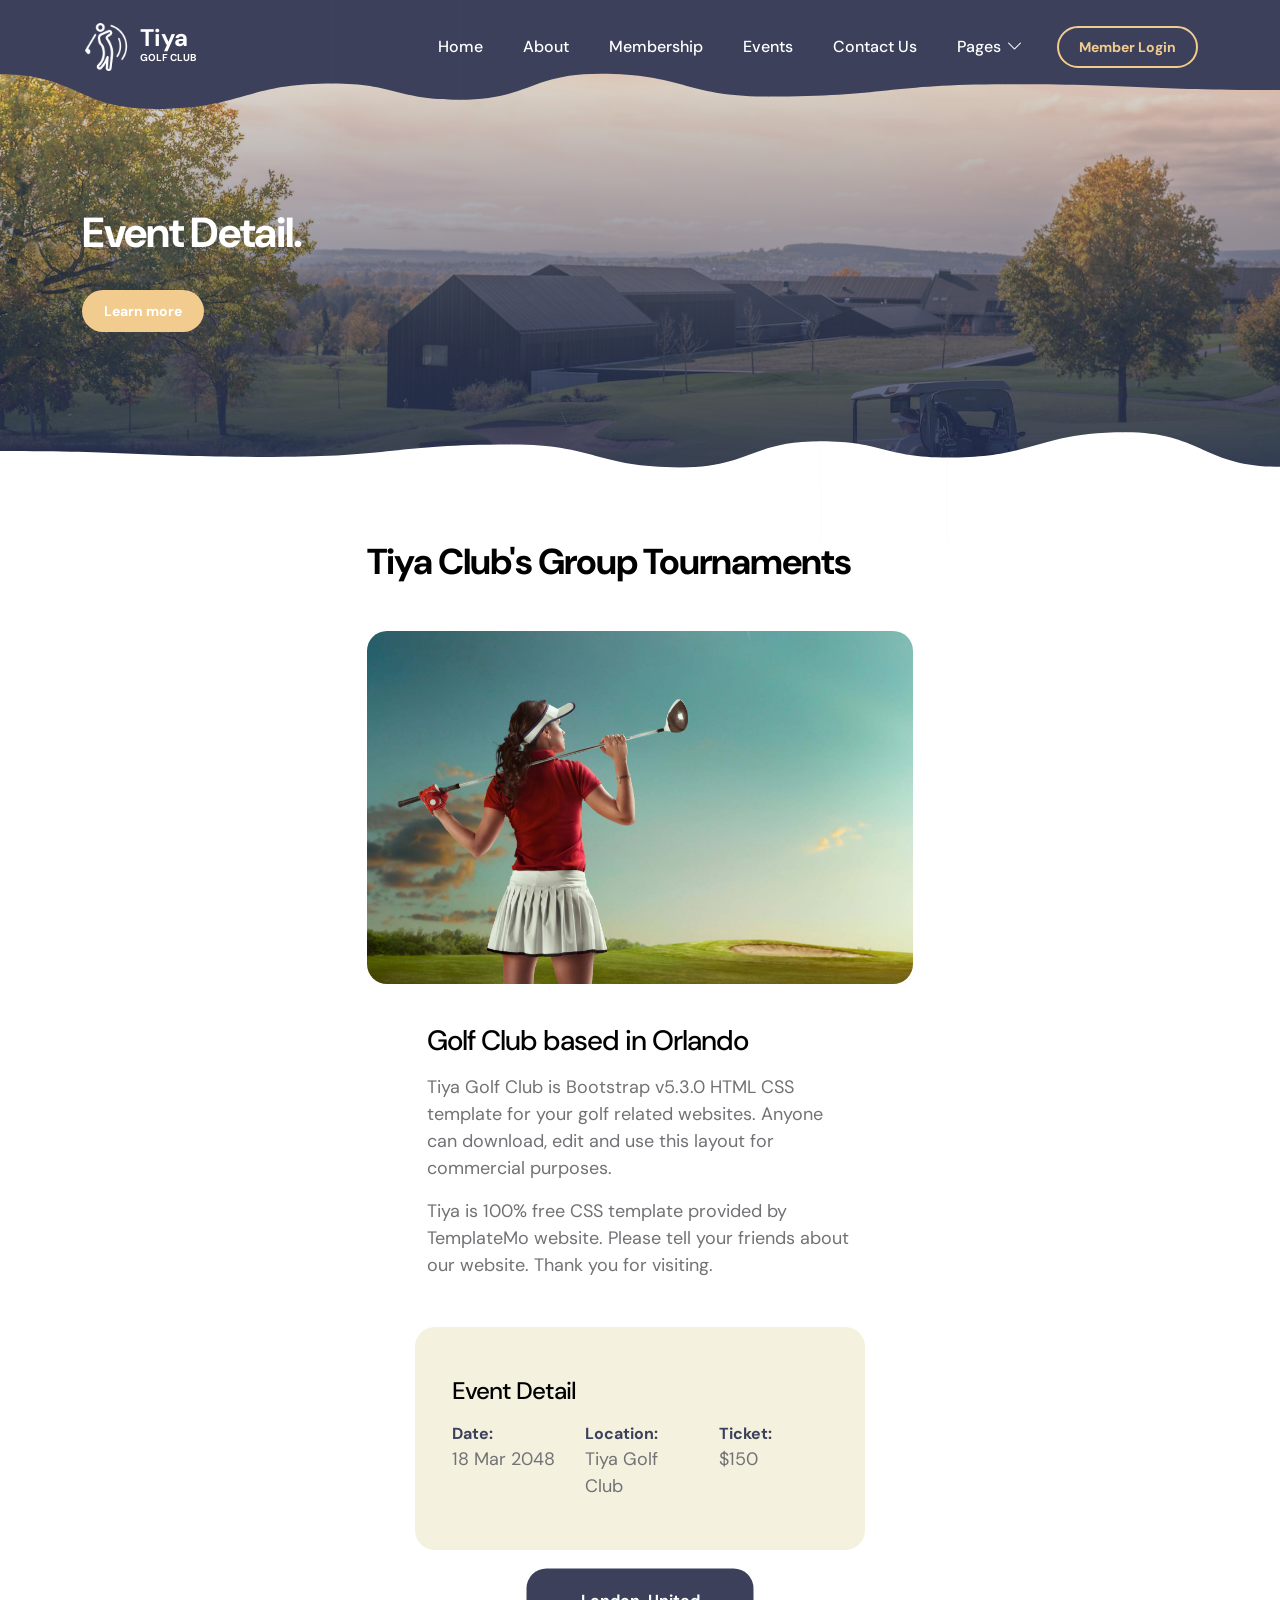
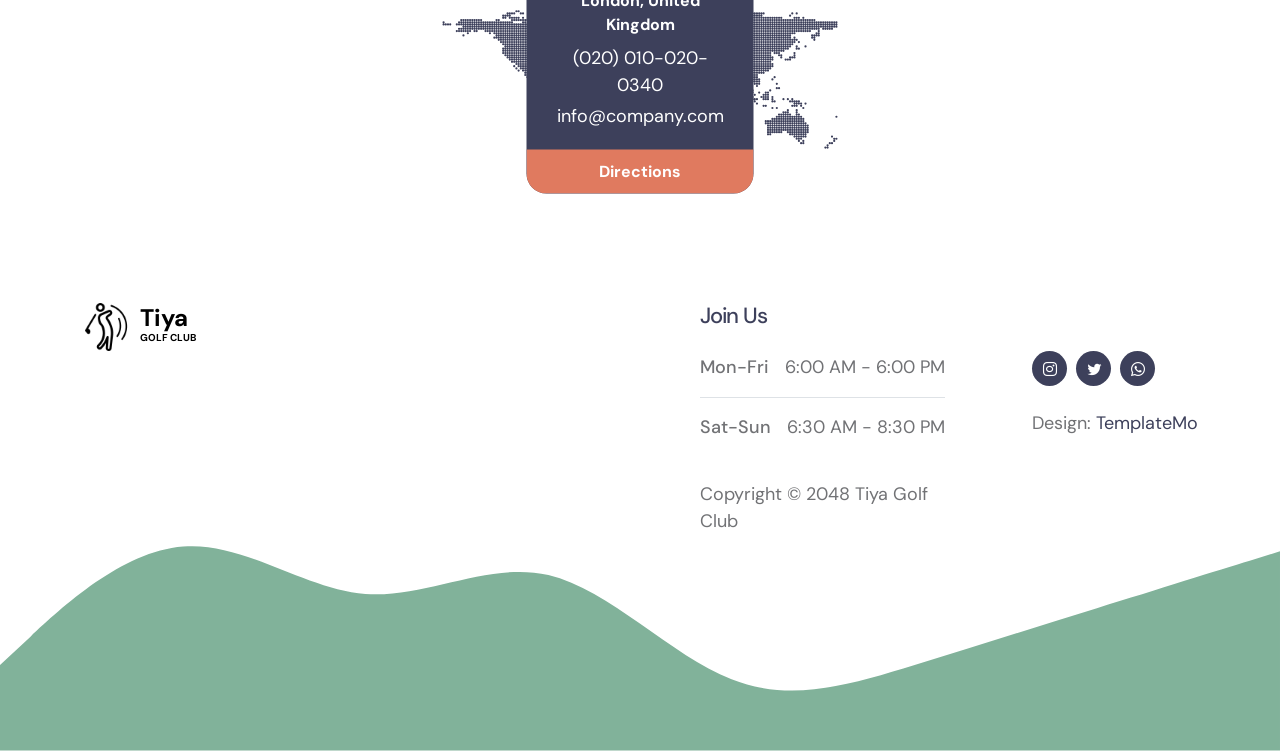
<file: event-detail.html>
<!doctype html>
<html lang="en">
    <head>
        <meta charset="utf-8">
        <meta name="viewport" content="width=device-width, initial-scale=1">

        <meta name="description" content="">
        <meta name="author" content="">

        <title>Tiya Golf Club - Event Detail</title>

        <!-- CSS FILES -->                
        <link rel="preconnect" href="https://fonts.googleapis.com">

        <link rel="preconnect" href="https://fonts.gstatic.com" crossorigin>

        <link href="https://fonts.googleapis.com/css2?family=DM+Sans:ital,wght@0,400;0,500;0,700;1,400&display=swap" rel="stylesheet">

        <link href="css/bootstrap.min.css" rel="stylesheet">

        <link href="css/bootstrap-icons.css" rel="stylesheet">

        <link href="css/templatemo-tiya-golf-club.css" rel="stylesheet">
        
<!--

TemplateMo 587 Tiya Golf Club

https://templatemo.com/tm-587-tiya-golf-club

-->
    </head>
    
    <body>

        <main>

            <nav class="navbar navbar-expand-lg">                
                <div class="container">
                    <a class="navbar-brand d-flex align-items-center" href="index.html">
                        <img src="images/logo.png" class="navbar-brand-image img-fluid" alt="Tiya Golf Club">
                        <span class="navbar-brand-text">
                            Tiya
                            <small>Golf Club</small>
                        </span>
                    </a>

                    <div class="d-lg-none ms-auto me-3">
                        <a class="btn custom-btn custom-border-btn" data-bs-toggle="offcanvas" href="#offcanvasExample" role="button" aria-controls="offcanvasExample">Member Login</a>
                    </div>
    
                    <button class="navbar-toggler" type="button" data-bs-toggle="collapse" data-bs-target="#navbarNav" aria-controls="navbarNav" aria-expanded="false" aria-label="Toggle navigation">
                        <span class="navbar-toggler-icon"></span>
                    </button>
    
                    <div class="collapse navbar-collapse" id="navbarNav">
                        <ul class="navbar-nav ms-lg-auto">
                            <li class="nav-item">
                                <a class="nav-link" href="index.html#section_1">Home</a>
                            </li>
    
                            <li class="nav-item">
                                <a class="nav-link" href="index.html#section_2">About</a>
                            </li>

                            <li class="nav-item">
                                <a class="nav-link" href="index.html#section_3">Membership</a>
                            </li>

                            <li class="nav-item">
                                <a class="nav-link" href="index.html#section_4">Events</a>
                            </li>

                            <li class="nav-item">
                                <a class="nav-link" href="index.html#section_5">Contact Us</a>
                            </li>

                            <li class="nav-item dropdown">
                                <a class="nav-link dropdown-toggle" href="#" id="navbarLightDropdownMenuLink" role="button" data-bs-toggle="dropdown" aria-expanded="false">Pages</a>

                                <ul class="dropdown-menu dropdown-menu-light" aria-labelledby="navbarLightDropdownMenuLink">
                                    <li><a class="dropdown-item" href="event-listing.html">Event Listing</a></li>

                                    <li><a class="dropdown-item active" href="event-detail.html">Event Detail</a></li>
                                </ul>
                            </li>
                        </ul>

                        <div class="d-none d-lg-block ms-lg-3">
                            <a class="btn custom-btn custom-border-btn" data-bs-toggle="offcanvas" href="#offcanvasExample" role="button" aria-controls="offcanvasExample">Member Login</a>
                        </div>
                    </div>
                </div>
            </nav>

            <div class="offcanvas offcanvas-end" data-bs-scroll="true" tabindex="-1" id="offcanvasExample" aria-labelledby="offcanvasExampleLabel">                
                <div class="offcanvas-header">
                    <h5 class="offcanvas-title" id="offcanvasExampleLabel">Member Login</h5>
                    
                    <button type="button" class="btn-close" data-bs-dismiss="offcanvas" aria-label="Close"></button>
                </div>
                
                <div class="offcanvas-body d-flex flex-column">
                    <form class="custom-form member-login-form" action="#" method="post" role="form">

                        <div class="member-login-form-body">
                            <div class="mb-4">
                                <label class="form-label mb-2" for="member-login-number">Membership No.</label>

                                <input type="text" name="member-login-number" id="member-login-number" class="form-control" placeholder="11002560" required>
                            </div>

                            <div class="mb-4">
                                <label class="form-label mb-2" for="member-login-password">Password</label>

                                <input type="password" name="member-login-password" id="member-login-password" pattern="[0-9a-zA-Z]{4,10}" class="form-control" placeholder="Password" required="">
                            </div>

                            <div class="form-check mb-4">
                                <input class="form-check-input" type="checkbox" value="" id="flexCheckDefault">
                              
                                <label class="form-check-label" for="flexCheckDefault">
                                    Remember me
                                </label>
                            </div>

                            <div class="col-lg-5 col-md-7 col-8 mx-auto">
                                <button type="submit" class="form-control">Login</button>
                            </div>

                            <div class="text-center my-4">
                                <a href="#">Forgotten password?</a>
                            </div>
                        </div>
                    </form>

                    <div class="mt-auto mb-5">
                        <p>
                            <strong class="text-white me-3">Any Questions?</strong>

                            <a href="tel: 010-020-0340" class="contact-link">
                            	010-020-0340
                            </a>
                        </p>
                    </div>
                </div>

                <svg xmlns="http://www.w3.org/2000/svg" viewBox="0 0 1440 320"><path fill="#3D405B" fill-opacity="1" d="M0,224L34.3,192C68.6,160,137,96,206,90.7C274.3,85,343,139,411,144C480,149,549,107,617,122.7C685.7,139,754,213,823,240C891.4,267,960,245,1029,224C1097.1,203,1166,181,1234,160C1302.9,139,1371,117,1406,106.7L1440,96L1440,320L1405.7,320C1371.4,320,1303,320,1234,320C1165.7,320,1097,320,1029,320C960,320,891,320,823,320C754.3,320,686,320,617,320C548.6,320,480,320,411,320C342.9,320,274,320,206,320C137.1,320,69,320,34,320L0,320Z"></path></svg>
            </div>
            

            <section class="hero-section hero-50 d-flex justify-content-center align-items-center" id="section_1">

                <div class="section-overlay"></div>

                <svg viewBox="0 0 1962 178" xmlns="http://www.w3.org/2000/svg" xmlns:xlink="http://www.w3.org/1999/xlink"><path fill="#3D405B" d="M 0 114 C 118.5 114 118.5 167 237 167 L 237 167 L 237 0 L 0 0 Z" stroke-width="0"></path> <path fill="#3D405B" d="M 236 167 C 373 167 373 128 510 128 L 510 128 L 510 0 L 236 0 Z" stroke-width="0"></path> <path fill="#3D405B" d="M 509 128 C 607 128 607 153 705 153 L 705 153 L 705 0 L 509 0 Z" stroke-width="0"></path><path fill="#3D405B" d="M 704 153 C 812 153 812 113 920 113 L 920 113 L 920 0 L 704 0 Z" stroke-width="0"></path><path fill="#3D405B" d="M 919 113 C 1048.5 113 1048.5 148 1178 148 L 1178 148 L 1178 0 L 919 0 Z" stroke-width="0"></path><path fill="#3D405B" d="M 1177 148 C 1359.5 148 1359.5 129 1542 129 L 1542 129 L 1542 0 L 1177 0 Z" stroke-width="0"></path><path fill="#3D405B" d="M 1541 129 C 1751.5 129 1751.5 138 1962 138 L 1962 138 L 1962 0 L 1541 0 Z" stroke-width="0"></path></svg>

                <div class="container">
                    <div class="row">

                        <div class="col-lg-6 col-12">

                            <h1 class="text-white mb-4 pb-2">Event Detail.</h1>

                            <a href="#section_2" class="btn custom-btn smoothscroll me-3">Learn more</a>
                        </div>

                    </div>
                </div>

                <svg viewBox="0 0 1962 178" xmlns="http://www.w3.org/2000/svg" xmlns:xlink="http://www.w3.org/1999/xlink"><path fill="#ffffff" d="M 0 114 C 118.5 114 118.5 167 237 167 L 237 167 L 237 0 L 0 0 Z" stroke-width="0"></path> <path fill="#ffffff" d="M 236 167 C 373 167 373 128 510 128 L 510 128 L 510 0 L 236 0 Z" stroke-width="0"></path> <path fill="#ffffff" d="M 509 128 C 607 128 607 153 705 153 L 705 153 L 705 0 L 509 0 Z" stroke-width="0"></path><path fill="#ffffff" d="M 704 153 C 812 153 812 113 920 113 L 920 113 L 920 0 L 704 0 Z" stroke-width="0"></path><path fill="#ffffff" d="M 919 113 C 1048.5 113 1048.5 148 1178 148 L 1178 148 L 1178 0 L 919 0 Z" stroke-width="0"></path><path fill="#ffffff" d="M 1177 148 C 1359.5 148 1359.5 129 1542 129 L 1542 129 L 1542 0 L 1177 0 Z" stroke-width="0"></path><path fill="#ffffff" d="M 1541 129 C 1751.5 129 1751.5 138 1962 138 L 1962 138 L 1962 0 L 1541 0 Z" stroke-width="0"></path></svg>
            </section>


            <section class="events-section events-detail-section section-padding" id="section_2">
                <div class="container">
                    <div class="row">

                        <div class="col-lg-6 col-md-8 col-12 mx-auto">
                            <h2 class="mb-lg-5 mb-4">Tiya Club's Group Tournaments</h2>

                            <div class="custom-block-image-wrap">
                                <img src="images/professional-golf-player.jpg" class="custom-block-image img-fluid" alt="">
                            </div>

                            <div class="custom-block-info">
                                <h3 class="mb-3">Golf Club based in Orlando</h3>

                                <p>Tiya Golf Club is Bootstrap v5.3.0 HTML CSS template for your golf related websites. Anyone can download, edit and use this layout for commercial purposes.</p>

                            <p>Tiya is 100% free CSS template provided by TemplateMo website. Please tell your friends about our website. Thank you for visiting.</p>

                                <div class="events-detail-info row my-5">
                                    <div class="col-lg-12 col-12">
                                        <h4 class="mb-3">Event Detail</h4>
                                    </div>

                                    <div class="col-lg-4 col-12">
                                        <span class="custom-block-span">Date:</span>

                                        <p class="mb-0">18 Mar 2048</p>
                                    </div>

                                    <div class="col-lg-4 col-12 my-3 my-lg-0">
                                        <span class="custom-block-span">Location:</span>

                                        <p class="mb-0">Tiya Golf Club</p>
                                    </div>

                                    <div class="col-lg-4 col-12">
                                        <span class="custom-block-span">Ticket:</span>

                                        <p class="mb-0">$150</p>
                                    </div>
                                </div>

                                <div class="contact-info">
                                    <div class="contact-info-item">
                                        <div class="contact-info-body">
                                            <strong>London, United Kingdom</strong>

                                            <p class="mt-2 mb-1">
                                                <a href="tel: 010-020-0340" class="contact-link">
                                                    (020) 
                                                    010-020-0340
                                                </a>
                                            </p>
    
                                            <p class="mb-0">
                                                <a href="mailto:info@company.com" class="contact-link">
                                                    info@company.com
                                                </a>
                                            </p>
                                        </div>

                                        <div class="contact-info-footer">
                                            <a href="#">Directions</a>
                                        </div>
                                    </div>

                                    <img src="images/WorldMap.svg" class="img-fluid" alt="">
                                </div>
                            </div>
                        </div>

                    </div>
                </div>
            </section>
        </main>

        <footer class="site-footer">
            <div class="container">
                <div class="row">

                    <div class="col-lg-6 col-12 me-auto mb-5 mb-lg-0">
                        <a class="navbar-brand d-flex align-items-center" href="index.html">
                            <img src="images/logo.png" class="navbar-brand-image img-fluid" alt="">
                            <span class="navbar-brand-text">
                                Tiya
                                <small>Golf Club</small>
                            </span>
                        </a>
                    </div>

                    <div class="col-lg-3 col-12">
                        <h5 class="site-footer-title mb-4">Join Us</h5>

                        <p class="d-flex border-bottom pb-3 mb-3 me-lg-3">
                            <span>Mon-Fri</span>
                            6:00 AM - 6:00 PM
                        </p>

                        <p class="d-flex me-lg-3">
                            <span>Sat-Sun</span>
                            6:30 AM - 8:30 PM
                        </p>
                        <br>
                        <p class="copyright-text">Copyright © 2048 Tiya Golf Club</p>
                    </div>

                        <div class="col-lg-2 col-12 ms-auto">
                            <ul class="social-icon mt-lg-5 mt-3 mb-4">
                                <li class="social-icon-item">
                                    <a href="#" class="social-icon-link bi-instagram"></a>
                                </li>

                                <li class="social-icon-item">
                                    <a href="#" class="social-icon-link bi-twitter"></a>
                                </li>

                                <li class="social-icon-item">
                                    <a href="#" class="social-icon-link bi-whatsapp"></a>
                                </li>
                            </ul>

                            <p class="copyright-text">Design: <a rel="nofollow" href="https://templatemo.com" target="_blank">TemplateMo</a></p>
                        </div>

                </div>
            </div>

            <svg xmlns="http://www.w3.org/2000/svg" viewBox="0 0 1440 320"><path fill="#81B29A" fill-opacity="1" d="M0,224L34.3,192C68.6,160,137,96,206,90.7C274.3,85,343,139,411,144C480,149,549,107,617,122.7C685.7,139,754,213,823,240C891.4,267,960,245,1029,224C1097.1,203,1166,181,1234,160C1302.9,139,1371,117,1406,106.7L1440,96L1440,320L1405.7,320C1371.4,320,1303,320,1234,320C1165.7,320,1097,320,1029,320C960,320,891,320,823,320C754.3,320,686,320,617,320C548.6,320,480,320,411,320C342.9,320,274,320,206,320C137.1,320,69,320,34,320L0,320Z"></path></svg>
        </footer>


        <!-- JAVASCRIPT FILES -->
        <script src="js/jquery.min.js"></script>
        <script src="js/bootstrap.bundle.min.js"></script>
        <script src="js/jquery.sticky.js"></script>
        <script src="js/custom.js"></script>

    </body>
</html>
</file>
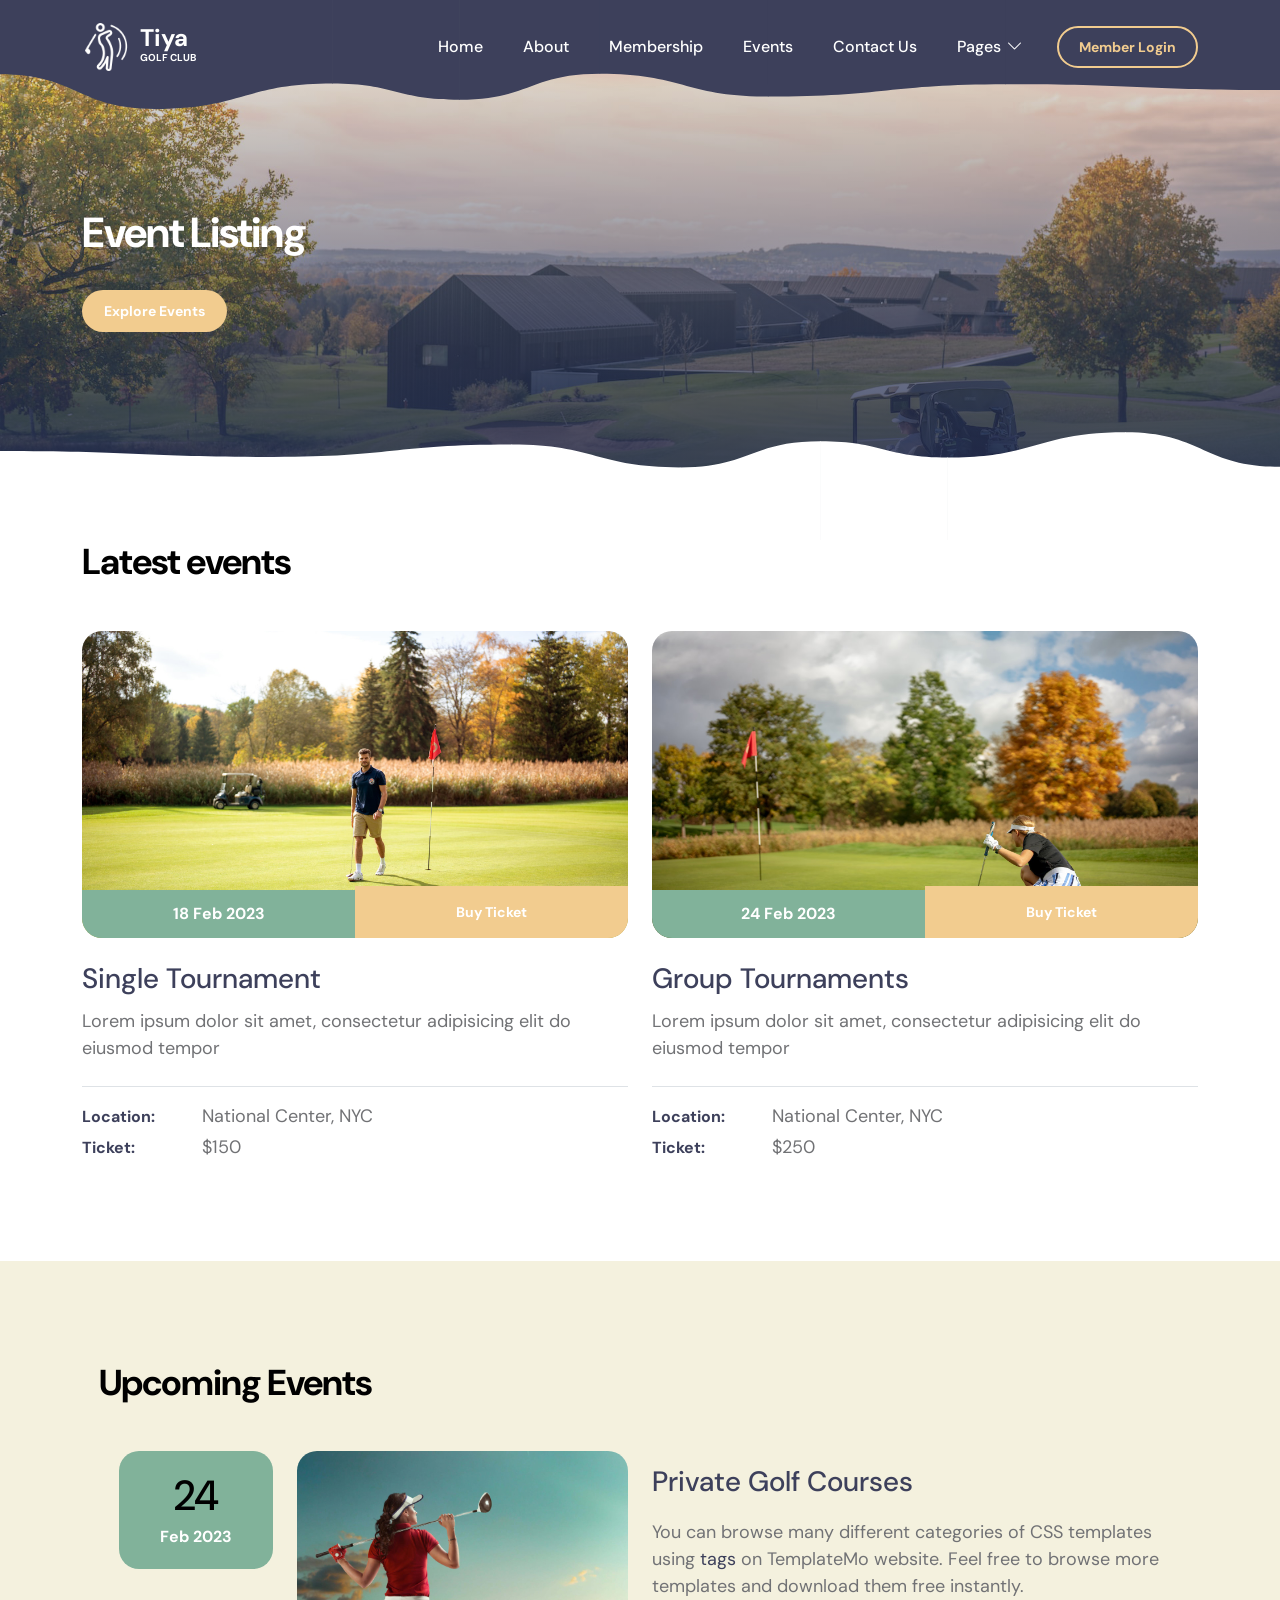
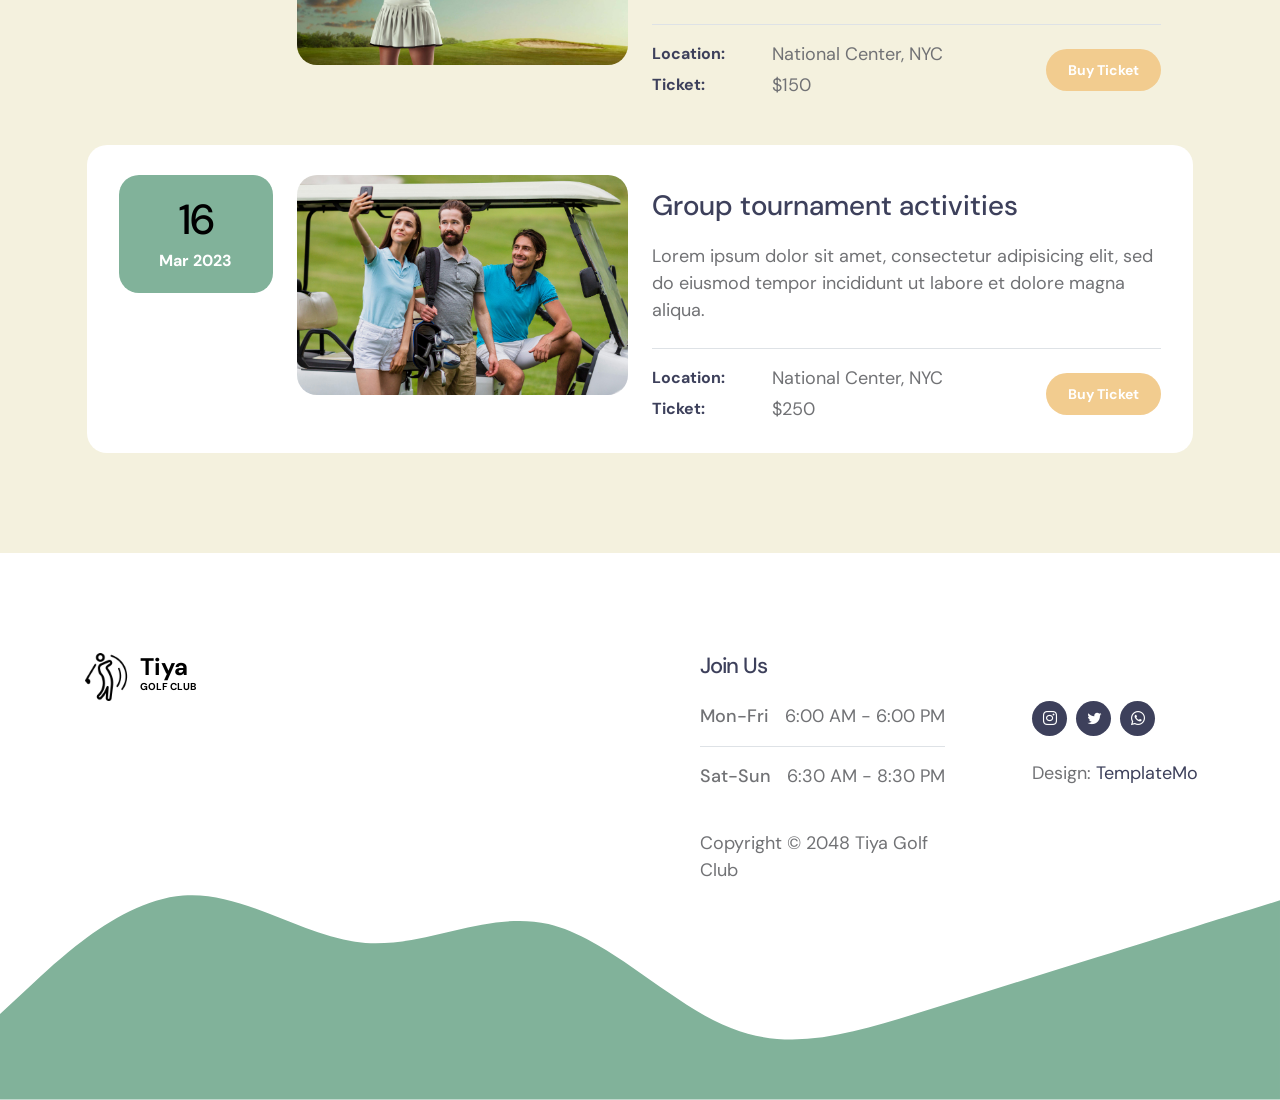
<file: event-listing.html>
<!doctype html>
<html lang="en">
    <head>
        <meta charset="utf-8">
        <meta name="viewport" content="width=device-width, initial-scale=1">

        <meta name="description" content="">
        <meta name="author" content="">

        <title>Tiya Golf Club - Event Listing</title>

        <!-- CSS FILES -->                
        <link rel="preconnect" href="https://fonts.googleapis.com">

        <link rel="preconnect" href="https://fonts.gstatic.com" crossorigin>

        <link href="https://fonts.googleapis.com/css2?family=DM+Sans:ital,wght@0,400;0,500;0,700;1,400&display=swap" rel="stylesheet">

        <link href="css/bootstrap.min.css" rel="stylesheet">

        <link href="css/bootstrap-icons.css" rel="stylesheet">

        <link href="css/templatemo-tiya-golf-club.css" rel="stylesheet">
        
<!--

TemplateMo 587 Tiya Golf Club

https://templatemo.com/tm-587-tiya-golf-club

-->
    </head>
    
    <body>

        <main>

            <nav class="navbar navbar-expand-lg">                
                <div class="container">
                    <a class="navbar-brand d-flex align-items-center" href="index.html">
                        <img src="images/logo.png" class="navbar-brand-image img-fluid" alt="Tiya Golf Club">
                        <span class="navbar-brand-text">
                            Tiya
                            <small>Golf Club</small>
                        </span>
                    </a>

                    <div class="d-lg-none ms-auto me-3">
                        <a class="btn custom-btn custom-border-btn" data-bs-toggle="offcanvas" href="#offcanvasExample" role="button" aria-controls="offcanvasExample">Member Login</a>
                    </div>
    
                    <button class="navbar-toggler" type="button" data-bs-toggle="collapse" data-bs-target="#navbarNav" aria-controls="navbarNav" aria-expanded="false" aria-label="Toggle navigation">
                        <span class="navbar-toggler-icon"></span>
                    </button>
    
                    <div class="collapse navbar-collapse" id="navbarNav">
                        <ul class="navbar-nav ms-lg-auto">
                            <li class="nav-item">
                                <a class="nav-link" href="index.html#section_1">Home</a>
                            </li>
    
                            <li class="nav-item">
                                <a class="nav-link" href="index.html#section_2">About</a>
                            </li>

                            <li class="nav-item">
                                <a class="nav-link" href="index.html#section_3">Membership</a>
                            </li>

                            <li class="nav-item">
                                <a class="nav-link" href="index.html#section_4">Events</a>
                            </li>

                            <li class="nav-item">
                                <a class="nav-link" href="index.html#section_5">Contact Us</a>
                            </li>

                            <li class="nav-item dropdown">
                                <a class="nav-link dropdown-toggle" href="#" id="navbarLightDropdownMenuLink" role="button" data-bs-toggle="dropdown" aria-expanded="false">Pages</a>

                                <ul class="dropdown-menu dropdown-menu-light" aria-labelledby="navbarLightDropdownMenuLink">
                                    <li><a class="dropdown-item active" href="event-listing.html">Event Listing</a></li>

                                    <li><a class="dropdown-item" href="event-detail.html">Event Detail</a></li>
                                </ul>
                            </li>
                        </ul>

                        <div class="d-none d-lg-block ms-lg-3">
                            <a class="btn custom-btn custom-border-btn" data-bs-toggle="offcanvas" href="#offcanvasExample" role="button" aria-controls="offcanvasExample">Member Login</a>
                        </div>
                    </div>
                </div>
            </nav>

            <div class="offcanvas offcanvas-end" data-bs-scroll="true" tabindex="-1" id="offcanvasExample" aria-labelledby="offcanvasExampleLabel">                
                <div class="offcanvas-header">
                    <h5 class="offcanvas-title" id="offcanvasExampleLabel">Member Login</h5>
                    
                    <button type="button" class="btn-close" data-bs-dismiss="offcanvas" aria-label="Close"></button>
                </div>
                
                <div class="offcanvas-body d-flex flex-column">
                    <form class="custom-form member-login-form" action="#" method="post" role="form">

                        <div class="member-login-form-body">
                            <div class="mb-4">
                                <label class="form-label mb-2" for="member-login-number">Membership No.</label>

                                <input type="text" name="member-login-number" id="member-login-number" class="form-control" placeholder="11002560" required>
                            </div>

                            <div class="mb-4">
                                <label class="form-label mb-2" for="member-login-password">Password</label>

                                <input type="password" name="member-login-password" id="member-login-password" pattern="[0-9a-zA-Z]{4,10}" class="form-control" placeholder="Password" required="">
                            </div>

                            <div class="form-check mb-4">
                                <input class="form-check-input" type="checkbox" value="" id="flexCheckDefault">
                              
                                <label class="form-check-label" for="flexCheckDefault">
                                    Remember me
                                </label>
                            </div>

                            <div class="col-lg-5 col-md-7 col-8 mx-auto">
                                <button type="submit" class="form-control">Login</button>
                            </div>

                            <div class="text-center my-4">
                                <a href="#">Forgotten password?</a>
                            </div>
                        </div>
                    </form>

                    <div class="mt-auto mb-5">
                        <p>
                            <strong class="text-white me-3">Any Questions?</strong>

                            <a href="tel: 010-020-0340" class="contact-link">
                            	010-020-0340
                            </a>
                        </p>
                    </div>
                </div>

                <svg xmlns="http://www.w3.org/2000/svg" viewBox="0 0 1440 320"><path fill="#3D405B" fill-opacity="1" d="M0,224L34.3,192C68.6,160,137,96,206,90.7C274.3,85,343,139,411,144C480,149,549,107,617,122.7C685.7,139,754,213,823,240C891.4,267,960,245,1029,224C1097.1,203,1166,181,1234,160C1302.9,139,1371,117,1406,106.7L1440,96L1440,320L1405.7,320C1371.4,320,1303,320,1234,320C1165.7,320,1097,320,1029,320C960,320,891,320,823,320C754.3,320,686,320,617,320C548.6,320,480,320,411,320C342.9,320,274,320,206,320C137.1,320,69,320,34,320L0,320Z"></path></svg>
            </div>
            

            <section class="hero-section hero-50 d-flex justify-content-center align-items-center" id="section_1">

                <div class="section-overlay"></div>

                <svg viewBox="0 0 1962 178" xmlns="http://www.w3.org/2000/svg" xmlns:xlink="http://www.w3.org/1999/xlink"><path fill="#3D405B" d="M 0 114 C 118.5 114 118.5 167 237 167 L 237 167 L 237 0 L 0 0 Z" stroke-width="0"></path> <path fill="#3D405B" d="M 236 167 C 373 167 373 128 510 128 L 510 128 L 510 0 L 236 0 Z" stroke-width="0"></path> <path fill="#3D405B" d="M 509 128 C 607 128 607 153 705 153 L 705 153 L 705 0 L 509 0 Z" stroke-width="0"></path><path fill="#3D405B" d="M 704 153 C 812 153 812 113 920 113 L 920 113 L 920 0 L 704 0 Z" stroke-width="0"></path><path fill="#3D405B" d="M 919 113 C 1048.5 113 1048.5 148 1178 148 L 1178 148 L 1178 0 L 919 0 Z" stroke-width="0"></path><path fill="#3D405B" d="M 1177 148 C 1359.5 148 1359.5 129 1542 129 L 1542 129 L 1542 0 L 1177 0 Z" stroke-width="0"></path><path fill="#3D405B" d="M 1541 129 C 1751.5 129 1751.5 138 1962 138 L 1962 138 L 1962 0 L 1541 0 Z" stroke-width="0"></path></svg>

                <div class="container">
                    <div class="row">

                        <div class="col-lg-6 col-12">

                            <h1 class="text-white mb-4 pb-2">Event Listing</h1>

                            <a href="#section_3" class="btn custom-btn smoothscroll me-3">Explore Events</a>
                        </div>

                    </div>
                </div>

                <svg viewBox="0 0 1962 178" xmlns="http://www.w3.org/2000/svg" xmlns:xlink="http://www.w3.org/1999/xlink"><path fill="#ffffff" d="M 0 114 C 118.5 114 118.5 167 237 167 L 237 167 L 237 0 L 0 0 Z" stroke-width="0"></path> <path fill="#ffffff" d="M 236 167 C 373 167 373 128 510 128 L 510 128 L 510 0 L 236 0 Z" stroke-width="0"></path> <path fill="#ffffff" d="M 509 128 C 607 128 607 153 705 153 L 705 153 L 705 0 L 509 0 Z" stroke-width="0"></path><path fill="#ffffff" d="M 704 153 C 812 153 812 113 920 113 L 920 113 L 920 0 L 704 0 Z" stroke-width="0"></path><path fill="#ffffff" d="M 919 113 C 1048.5 113 1048.5 148 1178 148 L 1178 148 L 1178 0 L 919 0 Z" stroke-width="0"></path><path fill="#ffffff" d="M 1177 148 C 1359.5 148 1359.5 129 1542 129 L 1542 129 L 1542 0 L 1177 0 Z" stroke-width="0"></path><path fill="#ffffff" d="M 1541 129 C 1751.5 129 1751.5 138 1962 138 L 1962 138 L 1962 0 L 1541 0 Z" stroke-width="0"></path></svg>
            </section>


            <section class="events-section section-padding" id="section_2">
                <div class="container">
                    <div class="row">

                        <div class="col-lg-12 col-12">
                            <h2 class="mb-lg-5 mb-4">Latest events</h2>
                        </div>

                        <div class="col-lg-6 col-12 mb-5 mb-lg-0">
                            <div class="custom-block-image-wrap">
                                <a href="event-detail.html">
                                    <img src="images/anna-rosar-ew-olGvgCCs-unsplash.jpg" class="custom-block-image img-fluid" alt="">

                                    <i class="custom-block-icon bi-link"></i>
                                </a>

                                <div class="custom-block-date-wrap">
                                    <strong class="text-white">18 Feb 2023</strong>
                                </div>

                                <div class="custom-btn-wrap">
                                    <a href="event-detail.html" class="btn custom-btn">Buy Ticket</a>
                                </div>
                            </div>

                            <div class="custom-block-info">
                                <a href="event-detail.html" class="events-title mb-2">Single Tournament</a>

                                <p class="mb-0">Lorem ipsum dolor sit amet, consectetur adipisicing elit do eiusmod tempor</p>


                                <div class="border-top mt-4 pt-3">
                                    <div class="d-flex flex-wrap align-items-center mb-1">
                                        <span class="custom-block-span">Location:</span>

                                        <p class="mb-0">National Center, NYC</p>
                                    </div>

                                    <div class="d-flex flex-wrap align-items-center">
                                        <span class="custom-block-span">Ticket:</span>

                                        <p class="mb-0">$150</p>
                                    </div>
                                </div>
                            </div>
                        </div>

                        <div class="col-lg-6 col-12">
                            <div class="custom-block-image-wrap">
                                <a href="event-detail.html">
                                    <img src="images/frederik-rosar-NDSZcCfnsbY-unsplash.jpg" class="custom-block-image img-fluid" alt="">

                                    <i class="custom-block-icon bi-link"></i>
                                </a>

                                <div class="custom-block-date-wrap">
                                    <strong class="text-white">24 Feb 2023</strong>
                                </div>

                                <div class="custom-btn-wrap">
                                    <a href="event-detail.html" class="btn custom-btn">Buy Ticket</a>
                                </div>
                            </div>

                            <div class="custom-block-info">
                                <a href="event-detail.html" class="events-title mb-2">Group Tournaments</a>

                                <p class="mb-0">Lorem ipsum dolor sit amet, consectetur adipisicing elit do eiusmod tempor</p>


                                <div class="border-top mt-4 pt-3">
                                    <div class="d-flex flex-wrap align-items-center mb-1">
                                        <span class="custom-block-span">Location:</span>

                                        <p class="mb-0">National Center, NYC</p>
                                    </div>

                                    <div class="d-flex flex-wrap align-items-center">
                                        <span class="custom-block-span">Ticket:</span>

                                        <p class="mb-0">$250</p>
                                    </div>
                                </div>
                            </div>
                        </div>

                    </div>
                </div>
            </section>


            <section class="events-section events-listing-section section-bg section-padding" id="section_3">
                <div class="container">
                    <div class="row">

                        <div class="col-lg-12 col-12">
                            <h2 class="mb-3">Upcoming Events</h2>
                        </div>

                        <div class="row custom-block mb-3">
                            <div class="col-lg-2 col-md-4 col-12 order-2 order-md-0 order-lg-0">
                                <div class="custom-block-date-wrap d-flex d-lg-block d-md-block align-items-center mt-3 mt-lg-0 mt-md-0">
                                    <h6 class="custom-block-date mb-lg-1 mb-0 me-3 me-lg-0 me-md-0">24</h6>
                                    
                                    <strong class="text-white">Feb 2023</strong>
                                </div>
                            </div>

                            <div class="col-lg-4 col-md-8 col-12 order-1 order-lg-0">
                                <div class="custom-block-image-wrap">
                                    <a href="event-detail.html">
                                        <img src="images/professional-golf-player.jpg" class="custom-block-image img-fluid" alt="">

                                        <i class="custom-block-icon bi-link"></i>
                                    </a>
                                </div>
                            </div>

                            <div class="col-lg-6 col-12 order-3 order-lg-0">
                                <div class="custom-block-info mt-2 mt-lg-0">
                                    <a href="event-detail.html" class="events-title mb-3">Private Golf Courses</a>

                                    <p class="mb-0">You can browse many different categories of CSS templates using <a href="https://templatemo.com/tag" target="_blank">tags</a> on TemplateMo website. Feel free to browse more templates and download them free instantly.</p>

                                    <div class="d-flex flex-wrap border-top mt-4 pt-3">

                                        <div class="mb-4 mb-lg-0">
                                            <div class="d-flex flex-wrap align-items-center mb-1">
                                                <span class="custom-block-span">Location:</span>

                                                <p class="mb-0">National Center, NYC</p>
                                            </div>

                                            <div class="d-flex flex-wrap align-items-center">
                                                <span class="custom-block-span">Ticket:</span>

                                                <p class="mb-0">$150</p>
                                            </div>
                                        </div>

                                        <div class="d-flex align-items-center ms-lg-auto">
                                            <a href="event-detail.html" class="btn custom-btn">Buy Ticket</a>
                                        </div>
                                    </div>
                                </div>
                            </div>
                        </div>

                        <div class="row custom-block custom-block-bg">
                            <div class="col-lg-2 col-md-4 col-12 order-2 order-md-0 order-lg-0">
                                <div class="custom-block-date-wrap d-flex d-lg-block d-md-block align-items-center mt-3 mt-lg-0 mt-md-0">
                                    <h6 class="custom-block-date mb-lg-1 mb-0 me-3 me-lg-0 me-md-0">16</h6>
                                    
                                    <strong class="text-white">Mar 2023</strong>
                                </div>
                            </div>

                            <div class="col-lg-4 col-md-8 col-12 order-1 order-lg-0">
                                <div class="custom-block-image-wrap">
                                    <a href="event-detail.html">
                                        <img src="images/girl-taking-selfie-with-friends-golf-field.jpg" class="custom-block-image img-fluid" alt="">

                                        <i class="custom-block-icon bi-link"></i>
                                    </a>
                                </div>
                            </div>

                            <div class="col-lg-6 col-12 order-3 order-lg-0">
                                <div class="custom-block-info mt-2 mt-lg-0">
                                    <a href="event-detail.html" class="events-title mb-3">Group tournament activities</a>

                                    <p class="mb-0">Lorem ipsum dolor sit amet, consectetur adipisicing elit, sed do eiusmod tempor incididunt ut labore et dolore magna aliqua.</p>

                                    <div class="d-flex flex-wrap border-top mt-4 pt-3">

                                        <div class="mb-4 mb-lg-0">
                                            <div class="d-flex flex-wrap align-items-center mb-1">
                                                <span class="custom-block-span">Location:</span>

                                                <p class="mb-0">National Center, NYC</p>
                                            </div>

                                            <div class="d-flex flex-wrap align-items-center">
                                                <span class="custom-block-span">Ticket:</span>

                                                <p class="mb-0">$250</p>
                                            </div>
                                        </div>

                                        <div class="d-flex align-items-center ms-lg-auto">
                                            <a href="event-detail.html" class="btn custom-btn">Buy Ticket</a>
                                        </div>
                                    </div>
                                </div>
                            </div>
                        </div>

                    </div>
                </div>
            </section>
        </main>

        <footer class="site-footer">
            <div class="container">
                <div class="row">

                    <div class="col-lg-6 col-12 me-auto mb-5 mb-lg-0">
                        <a class="navbar-brand d-flex align-items-center" href="index.html">
                            <img src="images/logo.png" class="navbar-brand-image img-fluid" alt="">
                            <span class="navbar-brand-text">
                                Tiya
                                <small>Golf Club</small>
                            </span>
                        </a>
                    </div>

                    <div class="col-lg-3 col-12">
                        <h5 class="site-footer-title mb-4">Join Us</h5>

                        <p class="d-flex border-bottom pb-3 mb-3 me-lg-3">
                            <span>Mon-Fri</span>
                            6:00 AM - 6:00 PM
                        </p>

                        <p class="d-flex me-lg-3">
                            <span>Sat-Sun</span>
                            6:30 AM - 8:30 PM
                        </p>
                        <br>
                        <p class="copyright-text">Copyright © 2048 Tiya Golf Club</p>
                    </div>

                        <div class="col-lg-2 col-12 ms-auto">
                            <ul class="social-icon mt-lg-5 mt-3 mb-4">
                                <li class="social-icon-item">
                                    <a href="#" class="social-icon-link bi-instagram"></a>
                                </li>

                                <li class="social-icon-item">
                                    <a href="#" class="social-icon-link bi-twitter"></a>
                                </li>

                                <li class="social-icon-item">
                                    <a href="#" class="social-icon-link bi-whatsapp"></a>
                                </li>
                            </ul>

                            <p class="copyright-text">Design: <a rel="nofollow" href="https://templatemo.com" target="_blank">TemplateMo</a></p>
                        </div>

                </div>
            </div>

            <svg xmlns="http://www.w3.org/2000/svg" viewBox="0 0 1440 320"><path fill="#81B29A" fill-opacity="1" d="M0,224L34.3,192C68.6,160,137,96,206,90.7C274.3,85,343,139,411,144C480,149,549,107,617,122.7C685.7,139,754,213,823,240C891.4,267,960,245,1029,224C1097.1,203,1166,181,1234,160C1302.9,139,1371,117,1406,106.7L1440,96L1440,320L1405.7,320C1371.4,320,1303,320,1234,320C1165.7,320,1097,320,1029,320C960,320,891,320,823,320C754.3,320,686,320,617,320C548.6,320,480,320,411,320C342.9,320,274,320,206,320C137.1,320,69,320,34,320L0,320Z"></path></svg>
        </footer>


        <!-- JAVASCRIPT FILES -->
        <script src="js/jquery.min.js"></script>
        <script src="js/bootstrap.bundle.min.js"></script>
        <script src="js/jquery.sticky.js"></script>
        <script src="js/custom.js"></script>

    </body>
</html>
</file>
<file: css/templatemo-tiya-golf-club.css>
/*

TemplateMo 587 Tiya Golf Club

https://templatemo.com/tm-587-tiya-golf-club

*/


/*---------------------------------------
  CUSTOM PROPERTIES ( VARIABLES )             
-----------------------------------------*/
:root {
  --white-color:                  #ffffff;
  --primary-color:                #81B29A;
  --secondary-color:              #3D405B;
  --section-bg-color:             #F4F1DE;
  --custom-btn-bg-color:          #F2CC8F;
  --custom-btn-bg-hover-color:    #E07A5F;
  --dark-color:                   #000000;
  --p-color:                      #717275;
  --link-hover-color:             #F2CC8F;

  --body-font-family:             'DM Sans', sans-serif;

  --h1-font-size:                 42px;
  --h2-font-size:                 36px;
  --h3-font-size:                 28px;
  --h4-font-size:                 24px;
  --h5-font-size:                 22px;
  --h6-font-size:                 20px;
  --p-font-size:                  18px;
  --menu-font-size:               16px;
  --btn-font-size:                14px;

  --border-radius-large:          100px;
  --border-radius-medium:         20px;
  --border-radius-small:          10px;

  --font-weight-normal:           400;
  --font-weight-medium:           500;
  --font-weight-bold:             700;
}

body {
  background-color: var(--white-color);
  font-family: var(--body-font-family); 
}


/*---------------------------------------
  TYPOGRAPHY               
-----------------------------------------*/

h2,
h3,
h4,
h5,
h6 {
  color: var(--dark-color);
}

h1,
h2,
h3,
h4,
h5,
h6 {
  font-weight: var(--font-weight-medium);
  letter-spacing: -1px;
}

h1 {
  font-size: var(--h1-font-size);
  font-weight: var(--font-weight-bold);
}

h2 {
  font-size: var(--h2-font-size);
  font-weight: var(--font-weight-bold);
}

h3 {
  font-size: var(--h3-font-size);
}

h4 {
  font-size: var(--h4-font-size);
}

h5 {
  font-size: var(--h5-font-size);
}

h6 {
  font-size: var(--h6-font-size);
}

p {
  color: var(--p-color);
  font-size: var(--p-font-size);
  font-weight: var(--font-weight-normal);
}

ul li {
  color: var(--p-color);
  font-size: var(--p-font-size);
  font-weight: var(--font-weight-normal);
}

a, 
button {
  touch-action: manipulation;
  transition: all 0.3s;
}

a {
  display: inline-block;
  color: var(--secondary-color);
  text-decoration: none;
}

a:hover {
  color: var(--link-hover-color);
}

b,
strong {
  font-weight: var(--font-weight-bold);
}


/*---------------------------------------
  SECTION               
-----------------------------------------*/
.section-bg {
  background-color: var(--section-bg-color);
}

.section-padding {
  padding-top: 100px;
  padding-bottom: 100px;
}

.section-overlay {
  content: "";
  background: rgba(0, 0, 0, 0) linear-gradient(rgba(39, 48, 83, 0.01) 0%, rgb(39, 48, 83) 100%) repeat scroll 0% 0%;
  position: absolute;
  top: 0;
  right: 0;
  bottom: 0;
  left: 0;
}

::selection {
  background-color: var(--primary-color);
  color: var(--white-color);
}


/*---------------------------------------
  ANIMATED HEADLINE               
-----------------------------------------*/
.cd-words-wrapper {
  display: inline-block;
  position: relative;
  text-align: left;
}

.cd-words-wrapper b {
  color: var(--link-hover-color);
  display: inline-block;
  position: absolute;
  white-space: nowrap;
  left: 0;
  top: 0;
}

.cd-words-wrapper b.is-visible {
  position: relative;
}

.no-js .cd-words-wrapper b {
  opacity: 0;
}

.no-js .cd-words-wrapper b.is-visible {
  opacity: 1;
}

.cd-headline.rotate-1 .cd-words-wrapper {
  -webkit-perspective: 300px;
  -moz-perspective: 300px;
  perspective: 300px;
}
.cd-headline.rotate-1 b {
  opacity: 0;
  -webkit-transform-origin: 50% 100%;
  -moz-transform-origin: 50% 100%;
  -ms-transform-origin: 50% 100%;
  -o-transform-origin: 50% 100%;
  transform-origin: 50% 100%;
  -webkit-transform: rotateX(180deg);
  -moz-transform: rotateX(180deg);
  -ms-transform: rotateX(180deg);
  -o-transform: rotateX(180deg);
  transform: rotateX(180deg);
}
.cd-headline.rotate-1 b.is-visible {
  opacity: 1;
  -webkit-transform: rotateX(0deg);
  -moz-transform: rotateX(0deg);
  -ms-transform: rotateX(0deg);
  -o-transform: rotateX(0deg);
  transform: rotateX(0deg);
  -webkit-animation: cd-rotate-1-in 1.2s;
  -moz-animation: cd-rotate-1-in 1.2s;
  animation: cd-rotate-1-in 1.2s;
}
.cd-headline.rotate-1 b.is-hidden {
  -webkit-transform: rotateX(180deg);
  -moz-transform: rotateX(180deg);
  -ms-transform: rotateX(180deg);
  -o-transform: rotateX(180deg);
  transform: rotateX(180deg);
  -webkit-animation: cd-rotate-1-out 1.2s;
  -moz-animation: cd-rotate-1-out 1.2s;
  animation: cd-rotate-1-out 1.2s;
}

@-webkit-keyframes cd-rotate-1-in {
  0% {
    -webkit-transform: rotateX(180deg);
    opacity: 0;
  }
  35% {
    -webkit-transform: rotateX(120deg);
    opacity: 0;
  }
  65% {
    opacity: 0;
  }
  100% {
    -webkit-transform: rotateX(360deg);
    opacity: 1;
  }
}
@-moz-keyframes cd-rotate-1-in {
  0% {
    -moz-transform: rotateX(180deg);
    opacity: 0;
  }
  35% {
    -moz-transform: rotateX(120deg);
    opacity: 0;
  }
  65% {
    opacity: 0;
  }
  100% {
    -moz-transform: rotateX(360deg);
    opacity: 1;
  }
}
@keyframes cd-rotate-1-in {
  0% {
    -webkit-transform: rotateX(180deg);
    -moz-transform: rotateX(180deg);
    -ms-transform: rotateX(180deg);
    -o-transform: rotateX(180deg);
    transform: rotateX(180deg);
    opacity: 0;
  }
  35% {
    -webkit-transform: rotateX(120deg);
    -moz-transform: rotateX(120deg);
    -ms-transform: rotateX(120deg);
    -o-transform: rotateX(120deg);
    transform: rotateX(120deg);
    opacity: 0;
  }
  65% {
    opacity: 0;
  }
  100% {
    -webkit-transform: rotateX(360deg);
    -moz-transform: rotateX(360deg);
    -ms-transform: rotateX(360deg);
    -o-transform: rotateX(360deg);
    transform: rotateX(360deg);
    opacity: 1;
  }
}
@-webkit-keyframes cd-rotate-1-out {
  0% {
    -webkit-transform: rotateX(0deg);
    opacity: 1;
  }
  35% {
    -webkit-transform: rotateX(-40deg);
    opacity: 1;
  }
  65% {
    opacity: 0;
  }
  100% {
    -webkit-transform: rotateX(180deg);
    opacity: 0;
  }
}
@-moz-keyframes cd-rotate-1-out {
  0% {
    -moz-transform: rotateX(0deg);
    opacity: 1;
  }
  35% {
    -moz-transform: rotateX(-40deg);
    opacity: 1;
  }
  65% {
    opacity: 0;
  }
  100% {
    -moz-transform: rotateX(180deg);
    opacity: 0;
  }
}
@keyframes cd-rotate-1-out {
  0% {
    -webkit-transform: rotateX(0deg);
    -moz-transform: rotateX(0deg);
    -ms-transform: rotateX(0deg);
    -o-transform: rotateX(0deg);
    transform: rotateX(0deg);
    opacity: 1;
  }
  35% {
    -webkit-transform: rotateX(-40deg);
    -moz-transform: rotateX(-40deg);
    -ms-transform: rotateX(-40deg);
    -o-transform: rotateX(-40deg);
    transform: rotateX(-40deg);
    opacity: 1;
  }
  65% {
    opacity: 0;
  }
  100% {
    -webkit-transform: rotateX(180deg);
    -moz-transform: rotateX(180deg);
    -ms-transform: rotateX(180deg);
    -o-transform: rotateX(180deg);
    transform: rotateX(180deg);
    opacity: 0;
  }
}


/*---------------------------------------
  CUSTOM BUTTON               
-----------------------------------------*/
.custom-btn {
  background: var(--custom-btn-bg-color);
  border: 2px solid transparent;
  border-radius: var(--border-radius-large);
  color: var(--white-color);
  font-size: var(--btn-font-size);
  font-weight: var(--font-weight-bold);
  line-height: normal;
  transition: all 0.3s;
  padding: 10px 20px;
}

.custom-btn:hover {
  background: var(--custom-btn-bg-hover-color);
  color: var(--white-color);
}

.custom-border-btn {
  background: transparent;
  border: 2px solid var(--custom-btn-bg-color);
  color: var(--custom-btn-bg-color);
}

.custom-border-btn:hover {
  background: var(--custom-btn-bg-color);
  border-color: transparent;
  color: var(--white-color);
}

.custom-btn-bg-white {
  border-color: var(--white-color);
  color: var(--white-color);
}

.custom-btn-group .link {
  color: var(--white-color);
  font-weight: var(--font-weight-medium);
}

.custom-btn-group .link:hover {
  color: var(--link-hover-color);
}


/*---------------------------------------
  NAVIGATION BAR & OFFCANVAS              
-----------------------------------------*/
.offcanvas {
  background-color: var(--primary-color);
  padding: 30px;
}

.offcanvas.offcanvas-end {
  border-left: 0;
}

.offcanvas-header .btn-close {
  transition: all 0.3s;
}

.offcanvas-header .btn-close:hover {
  transform: rotate(180deg);
}

.offcanvas svg {
  position: absolute;
  bottom: 0;
  right: 0;
  left: 0;
}

.sticky-wrapper {
  position: absolute;
  top: 0;
  right: 0;
  left: 0;
}

.sticky-wrapper.is-sticky .navbar {
  background-color: rgb(61 64 91);
}

.navbar {
  background: transparent;
  z-index: 99;
  padding-top: 15px;
  padding-bottom: 15px;
}

.navbar-brand,
.navbar-brand:hover {
  font-size: var(--h4-font-size);
  font-weight: var(--font-weight-bold);
  display: block;
  color: var(--dark-color);
  max-width: 48px;
}

.navbar .navbar-brand,
.navbar .navbar-brand:hover {
  color: var(--white-color);
}

.navbar .navbar-brand-image {
  filter: brightness(0) invert(1);
}

.navbar-brand-image {
  width: 48px;
  height: 48px;
}

.navbar-brand-text {
  line-height: normal;
  margin-left: 10px;
  position: relative;
  bottom: 5px;
}

.navbar-brand-text small {
  display: block;
  font-size: 10px;
  line-height: 1;
  text-transform: uppercase;
}

.navbar-expand-lg .navbar-nav .nav-link {
  border-radius: var(--border-radius-large);
  margin: 10px;
  padding: 10px;
}

.navbar-nav .nav-link {
  display: inline-block;
  color: var(--white-color);
  font-size: var(--menu-font-size);
  font-weight: var(--font-weight-medium);
  padding-top: 15px;
  padding-bottom: 15px;
}

.navbar-nav .nav-link.active, 
.navbar-nav .nav-link:hover {
  color: var(--link-hover-color);
}

.navbar .dropdown-menu {
  background: var(--white-color);
  box-shadow: 0 1rem 3rem rgba(0,0,0,.175);
  border: 0;
  display: inherit;
  opacity: 0;
  min-width: 9rem;
  margin-top: 20px;
  padding: 13px 0 10px 0;
  transition: all 0.3s;
  pointer-events: none;
}

.navbar .dropdown-menu::before {
  content: "";
  width: 0;
  height: 0;
  border-left: 20px solid transparent;
  border-right: 20px solid transparent;
  border-bottom: 15px solid var(--white-color);
  position: absolute;
  top: -10px;
  left: 10px;
}

.navbar .dropdown-item {
  display: inline-block;
  color: var(--p-color);
  font-size: var(--menu-font-size);
  font-weight: var(--font-weight-medium);
  position: relative;
}

.navbar .dropdown-item.active, 
.navbar .dropdown-item:active,
.navbar .dropdown-item:focus, 
.navbar .dropdown-item:hover {
  background: transparent;
  color: var(--link-hover-color);
}

.navbar .dropdown-toggle::after {
  content: "\f282";
  display: inline-block;
  font-family: bootstrap-icons !important;
  font-size: var(--copyright-font-size);
  font-style: normal;
  font-weight: normal !important;
  font-variant: normal;
  text-transform: none;
  line-height: 1;
  vertical-align: -.125em;
  -webkit-font-smoothing: antialiased;
  -moz-osx-font-smoothing: grayscale;
  position: relative;
  left: 2px;
  border: 0;
}

@media screen and (min-width: 992px) {
  .navbar .dropdown:hover .dropdown-menu {
    opacity: 1;
    margin-top: 0;
    pointer-events: auto;
  }
}

.navbar-toggler {
  border: 0;
  padding: 0;
  cursor: pointer;
  margin: 0;
  width: 30px;
  height: 35px;
  outline: none;
}

.navbar-toggler:focus {
  outline: none;
  box-shadow: none;
}

.navbar-toggler[aria-expanded="true"] .navbar-toggler-icon {
  background: transparent;
}

.navbar-toggler[aria-expanded="true"] .navbar-toggler-icon:before,
.navbar-toggler[aria-expanded="true"] .navbar-toggler-icon:after {
  transition: top 300ms 50ms ease, -webkit-transform 300ms 350ms ease;
  transition: top 300ms 50ms ease, transform 300ms 350ms ease;
  transition: top 300ms 50ms ease, transform 300ms 350ms ease, -webkit-transform 300ms 350ms ease;
  top: 0;
}

.navbar-toggler[aria-expanded="true"] .navbar-toggler-icon:before {
  transform: rotate(45deg);
}

.navbar-toggler[aria-expanded="true"] .navbar-toggler-icon:after {
  transform: rotate(-45deg);
}

.navbar-toggler .navbar-toggler-icon {
  background: var(--white-color);
  transition: background 10ms 300ms ease;
  display: block;
  width: 30px;
  height: 2px;
  position: relative;
}

.navbar-toggler .navbar-toggler-icon:before,
.navbar-toggler .navbar-toggler-icon:after {
  transition: top 300ms 350ms ease, -webkit-transform 300ms 50ms ease;
  transition: top 300ms 350ms ease, transform 300ms 50ms ease;
  transition: top 300ms 350ms ease, transform 300ms 50ms ease, -webkit-transform 300ms 50ms ease;
  position: absolute;
  right: 0;
  left: 0;
  background: var(--white-color);
  width: 30px;
  height: 2px;
  content: '';
}

.navbar-toggler .navbar-toggler-icon::before {
  top: -8px;
}

.navbar-toggler .navbar-toggler-icon::after {
  top: 8px;
}


/*---------------------------------------
  HERO        
-----------------------------------------*/
.hero-section {
  background-image: url('../images/anna-rosar-ZxFyVBHMK-c-unsplash.jpg');
  background-repeat: no-repeat;
  background-size: cover;
  background-position: center;
  position: relative;
  padding-top: 100px;
  padding-bottom: 100px;
  height: 100vh;
  min-height: 670px;
  margin-bottom: -90px;
}

.hero-50 {
  height: auto;
  min-height: 540px;
  margin-bottom: -100px;
}

.hero-50 .container + svg {
  transform: rotate(180deg);
}

.hero-section .ratio {
  border-radius: var(--border-radius-medium);
  overflow: hidden;
}

.hero-section svg {
  position: absolute;
  right: 0;
  left: 0;
}

.hero-section > svg {
  top: 0;
}

.hero-section .container + svg {
  top: auto;
  bottom: -1px;
}

.hero-section .row {
  position: relative;
  z-index: 22;
}


/*---------------------------------------
  BACKGROUND IMAGE SECTION        
-----------------------------------------*/
.section-bg-image {
  background-image: url('../images/frederik-rosar-NDSZcCfnsbY-unsplash.jpg');
  background-repeat: no-repeat;
  background-size: cover;
  background-position: center;
  position: relative;
  margin-bottom: -70px;
}

.section-bg-image .container + svg {
  transform: rotate(180deg);
  position: relative;
  bottom: -1px;
}

.section-bg-image-block {
  backdrop-filter: blur(5px) saturate(180%);
  -webkit-backdrop-filter: blur(5px) saturate(180%);
  background-color: rgba(255, 255, 255, 0.75);
  border-radius: var(--border-radius-medium);
  border: 1px solid rgba(209, 213, 219, 0.3);
  border-radius: var(--border-radius-medium);
  padding: 50px;
}

.section-bg-image-block .input-group {
  background-color: var(--white-color);
  border-radius: var(--border-radius-large);
  padding: 10px 15px;
}

.section-bg-image-block .input-group-text {
  background-color: transparent;
  border: 0;
}

.section-bg-image-block input[type="email"] {
  border: 0;
  box-shadow: none;
  margin-bottom: 0;
  padding-left: 0;
}

.section-bg-image-block button[type="submit"] {
  background-color: var(--primary-color);
  border: 0;
  border-radius: var(--border-radius-large) !important;
  color: var(--white-color);
  max-width: 150px;
}


/*---------------------------------------
  ABOUT SECTOIN              
-----------------------------------------*/
.about-section {
  padding-bottom: 70px;
}

.member-block-image-wrap {
  border-radius: var(--border-radius-medium);
  position: relative;
  overflow: hidden;
}

.member-block-image-wrap:hover .member-block-image {
  transform: scale(1.2);
}

.member-block-image-wrap:hover .social-icon {
  opacity: 1;
}

.member-block-image-wrap .social-icon {
  background-color: var(--white-color);
  border-radius: var(--border-radius-large);
  position: absolute;
  top: 50%;
  left: 50%;
  transform: translate(-50%, -50%);
  opacity: 0;
  transition: all 0.5s;
  padding: 15px 20px;
  width: auto;
}

.member-block-image {
  transition: all 0.3s;
}

.member-block-info {
  padding: 10px;
}

.member-block-info h4,
.member-block-info p {
  margin-bottom: 0;
}


/*---------------------------------------
  CUSTOM BLOCK              
-----------------------------------------*/
.custom-block {
  border-radius: var(--border-radius-medium);
  position: relative;
  overflow: hidden;
  padding: 30px 20px;
}

.custom-block-bg {
  background: var(--white-color);
}

.custom-block-date-wrap {
  background-color: var(--primary-color);
  border-radius: var(--border-radius-medium);
  text-align: center;
  padding: 20px 30px;
}

.custom-block-date {
  font-size: var(--h1-font-size);
}

.custom-block-image-wrap {
  border-radius: var(--border-radius-medium);
  position: relative;
  overflow: hidden;
}

.custom-block-image-wrap:hover .custom-block-image {
  transform: scale(1.2);
}

.custom-block-image-wrap:hover .custom-block-icon {
  opacity: 1;
}

.custom-block-image {
  transition: all 0.3s;
}

.custom-block-image-wrap .custom-block-date-wrap,
.custom-block-image-wrap .custom-btn-wrap {
  position: absolute;
  bottom: 0;
}

.custom-block-image-wrap .custom-block-date-wrap {
  border-radius: 0;
  left: 0;
  width: 50%;
  padding: 12.30px 20px;
}

.custom-block-image-wrap .custom-btn-wrap {
  right: 0;
  width: 50%;
}

.custom-block-image-wrap .custom-btn  {
  border-radius: 0;
  display: block;
  padding: 15px 20px;
}

.custom-block-info {
  padding-top: 10px;
}

.custom-block-image-wrap + .custom-block-info {
  padding-top: 20px;
}

.custom-block-span {
  color: var(--secondary-color);
  font-weight: var(--font-weight-bold);
  min-width: 110px;
  margin-right: 10px;
}

.custom-block-icon {
  background: var(--custom-btn-bg-color);
  border-radius: var(--border-radius-large);
  color: var(--white-color);
  width: 60px;
  height: 60px;
  line-height: 60px;
  text-align: center;
  font-size: var(--h3-font-size);
  position: absolute;
  top: 50%;
  left: 50%;
  transform: translate(-50%, -50%);
  opacity: 0;
  transition: all 0.5s;
}

.custom-block-icon:hover {
  background: var(--custom-btn-bg-hover-color);
  color: var(--white-color);
}


/*---------------------------------------
  EVENTS SECTION            
-----------------------------------------*/
.events-section.section-bg .container > .row {
  margin-right: 5px;
  margin-left: 5px;
}

.events-section.section-bg .container > .row .row {
  margin: auto;
}

.events-listing-section {
  margin-bottom: 100px;
}

.events-detail-section .custom-block-info {
  padding: 40px 60px;
}

.events-detail-info {
  background-color: var(--section-bg-color);
  border-radius: var(--border-radius-medium);
  padding: 50px 25px;
}

.events-title {
  font-size: var(--h3-font-size);
  font-weight: var(--font-weight-medium);
}


/*---------------------------------------
  MEMBERSHIP SECTION            
-----------------------------------------*/
.membership-section .container {
  position: relative;
  z-index: 2;
}

.table-responsive {
  border-radius: var(--border-radius-medium);
}

.table-responsive tbody, 
.table-responsive td, 
.table-responsive tfoot, 
.table-responsive th, 
.table-responsive thead, 
.table-responsive tr {
  border: 0;
}

.table-responsive thead tr {
  background-color: var(--secondary-color);
  color: var(--white-color);
}

.table-responsive thead th {
  padding: 22px 16px !important;
}

.table-responsive tbody tr:nth-child(even) {
  background-color: var(--section-bg-color);
}

.table>:not(caption)>*>* {
  padding: 18px 16px;
}

.table-responsive .bi-check-circle-fill {
  color: var(--primary-color);
}

.table-responsive .bi-x-circle-fill {
  color: var(--custom-btn-bg-hover-color);
}

.membership-form {
  background-color: var(--secondary-color);
  border-radius: var(--border-radius-medium);
  padding: 35px;
}

.membership-form .form-floating>textarea {
  border-radius: var(--border-radius-medium);
  height: 100px;
}


/*---------------------------------------
  CONTACT               
-----------------------------------------*/
.contact-form .form-floating>textarea {
  border-radius: var(--border-radius-medium);
  height: 120px;
}

.contact-info {
  position: relative;
}

.contact-info-item {
  background: var(--secondary-color);
  border-radius: var(--border-radius-medium);
  position: absolute;
  overflow: hidden;
  top: 50%;
  left: 50%;
  transform: translate(-50%, -50%);
  text-align: center;
}

.contact-info-body {
  padding: 20px 30px;
}

.contact-info-body strong,
.contact-info-item a {
  color: var(--white-color);
}

.contact-info-footer {
  background-color: var(--custom-btn-bg-hover-color);
  padding: 10px 20px;
  transition: all 0.3s;
}

.contact-info-footer:hover {
  background-color: var(--custom-btn-bg-color);
}

.contact-info-footer a {
  display: block;
  font-weight: var(--font-weight-bold);
}


/*---------------------------------------
  SITE FOOTER            
-----------------------------------------*/
.site-footer {
  position: relative;
  padding-bottom: 200px;
}

.site-footer .container {
  position: relative;
  z-index: 2;
}

.site-footer svg {
  position: absolute;
  bottom: 0;
  right: 0;
  left: 0;
  pointer-events: none;
}

.site-footer-title {
  color: var(--secondary-color);
}

.site-footer p span {
  font-weight: var(--font-weight-medium);
  margin-right: auto;
}


/*---------------------------------------
  CUSTOM FORM               
-----------------------------------------*/
.custom-form .form-control {
  border-radius: var(--border-radius-large);
  border-width: 2px;
  box-shadow: none;
  color: var(--p-color);
  margin-bottom: 20px;
  padding: 10px;
  padding-left: 20px;
  outline: none;
}

.custom-form .form-control:focus,
.custom-form .form-control:hover {
  border-color: var(--dark-color);
}

.form-floating>label {
  padding-left: 20px;
}

.custom-form button[type="submit"] {
  background: var(--custom-btn-bg-color);
  border: none;
  border-radius: var(--border-radius-large);
  color: var(--white-color);
  font-size: var(--p-font-size);
  font-weight: var(--font-weight-medium);
  transition: all 0.3s;
  margin-bottom: 0;
  padding-left: 10px;
}

.custom-form button[type="submit"]:hover,
.custom-form button[type="submit"]:focus {
  background: var(--custom-btn-bg-hover-color);
  border-color: transparent;
}

.header-form {
  position: relative;
}

.header-form .form-control {
  padding-left: 42px;
}

.header-form-icon {
  width: 24px;
  position: absolute;
  top: 0;
  margin: 12px;
  margin-left: 15px;
}


/*---------------------------------------
  SOCIAL ICON               
-----------------------------------------*/
.social-icon {
  margin: 0;
  padding: 0;
}

.social-icon-item {
  list-style: none;
  display: inline-block;
  vertical-align: top;
}

.social-icon-link {
  background: var(--secondary-color);
  border-radius: var(--border-radius-large);
  color: var(--white-color);
  font-size: var(--btn-font-size);
  display: block;
  margin-right: 5px;
  text-align: center;
  width: 35px;
  height: 35px;
  line-height: 36px;
  transition: background 0.2s, color 0.2s;
}

.social-icon-link:hover {
  background: var(--primary-color);
  color: var(--white-color);
}


/*---------------------------------------
  RESPONSIVE STYLES               
-----------------------------------------*/
@media screen and (max-width: 991px) {
  h1 {
    font-size: 36px;
  }

  h2 {
    font-size: 28px;
  }

  h3 {
    font-size: 22px;
  }

  h4 {
    font-size: 20px;
  }

  h5 {
    font-size: 18px;
  }

  h6 {
    font-size: 16px;
  }

  .section-padding {
    padding-top: 50px;
    padding-bottom: 50px;
  }
  
  .navbar {
    background-color: var(--secondary-color);
  }

  .navbar-nav .dropdown-menu {
    position: relative;
    left: 10px;
    opacity: 1;
    pointer-events: auto;
    max-width: 155px;
    margin-top: 15px;
    margin-bottom: 15px;
  }

  .navbar-expand-lg .navbar-nav {
    padding-top: 15px;
    padding-bottom: 10px;
  }

  .navbar-expand-lg .navbar-nav .nav-link {
    margin: 5px;
    padding: 0;
  }

  .hero-section {
    position: relative;
    top: 82px;
    margin-bottom: 82px;
  }

  .events-listing-section {
    margin-bottom: 50px;
  }

  .events-detail-section .custom-block-info {
    padding: 40px;
  }

  .events-detail-info {
    padding: 35px 25px;
  }

  .contact-info-item {
    width: 60%;
  }

  .events-detail-section .contact-info-item {
    width: 70%;
  }

  .section-bg-image {
    margin-bottom: 0;
  }

  .section-bg-image-block {
    padding: 30px;
  }

  .site-footer {
    padding-top: 20px;
    padding-bottom: 100px;
  }
}

@media screen and (max-width: 480px) {
  .navbar-brand {
    font-size: var(--p-font-size);
  }

  .navbar-brand-icon {
    width: 30px;
    height: 30px;
  }

  .navbar-brand-icon::after {
    top: 5px;
  }

  .section-bg-image-block {
    padding: 30px;
  }

  .contact-info-item {
    width: 72%;
  }
}

@media screen and (max-width: 360px) {
  .custom-btn {
    font-size: 12px;
    padding: 4px 12px;
  }
}
</file>
